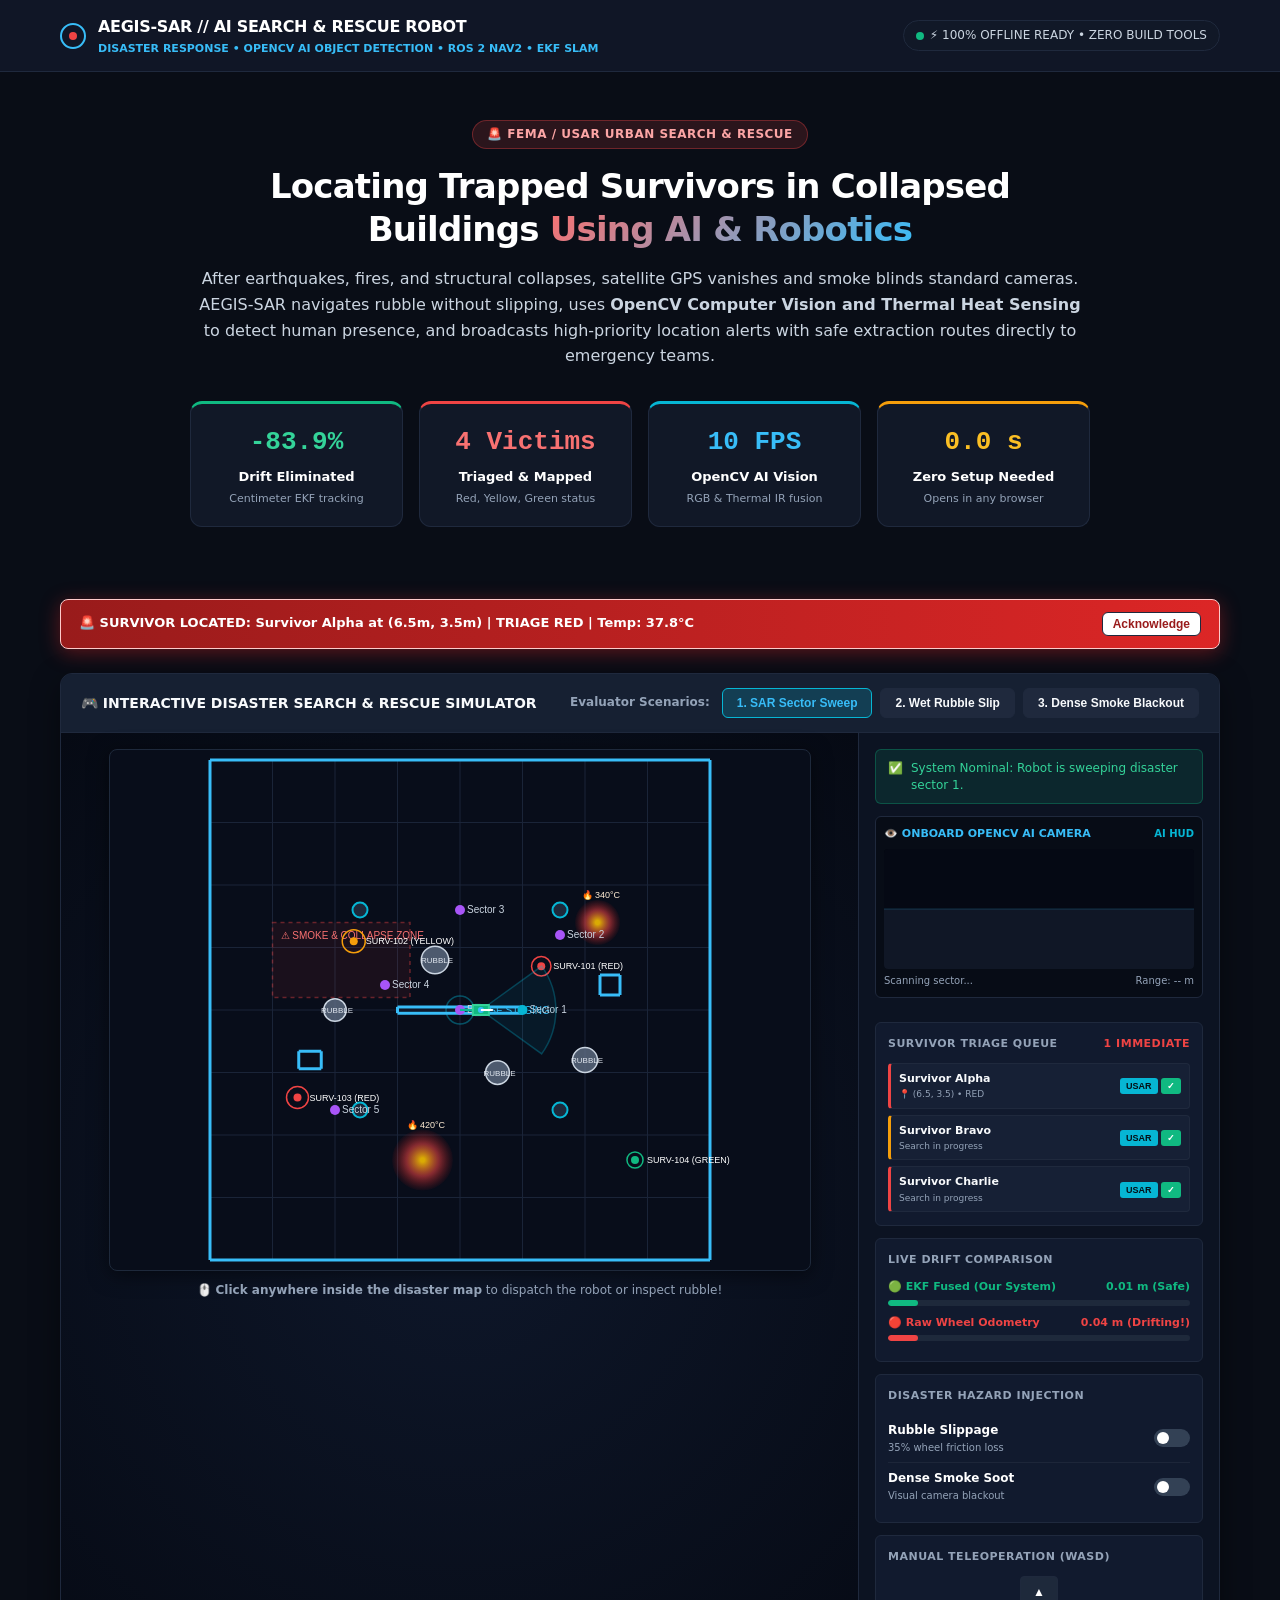
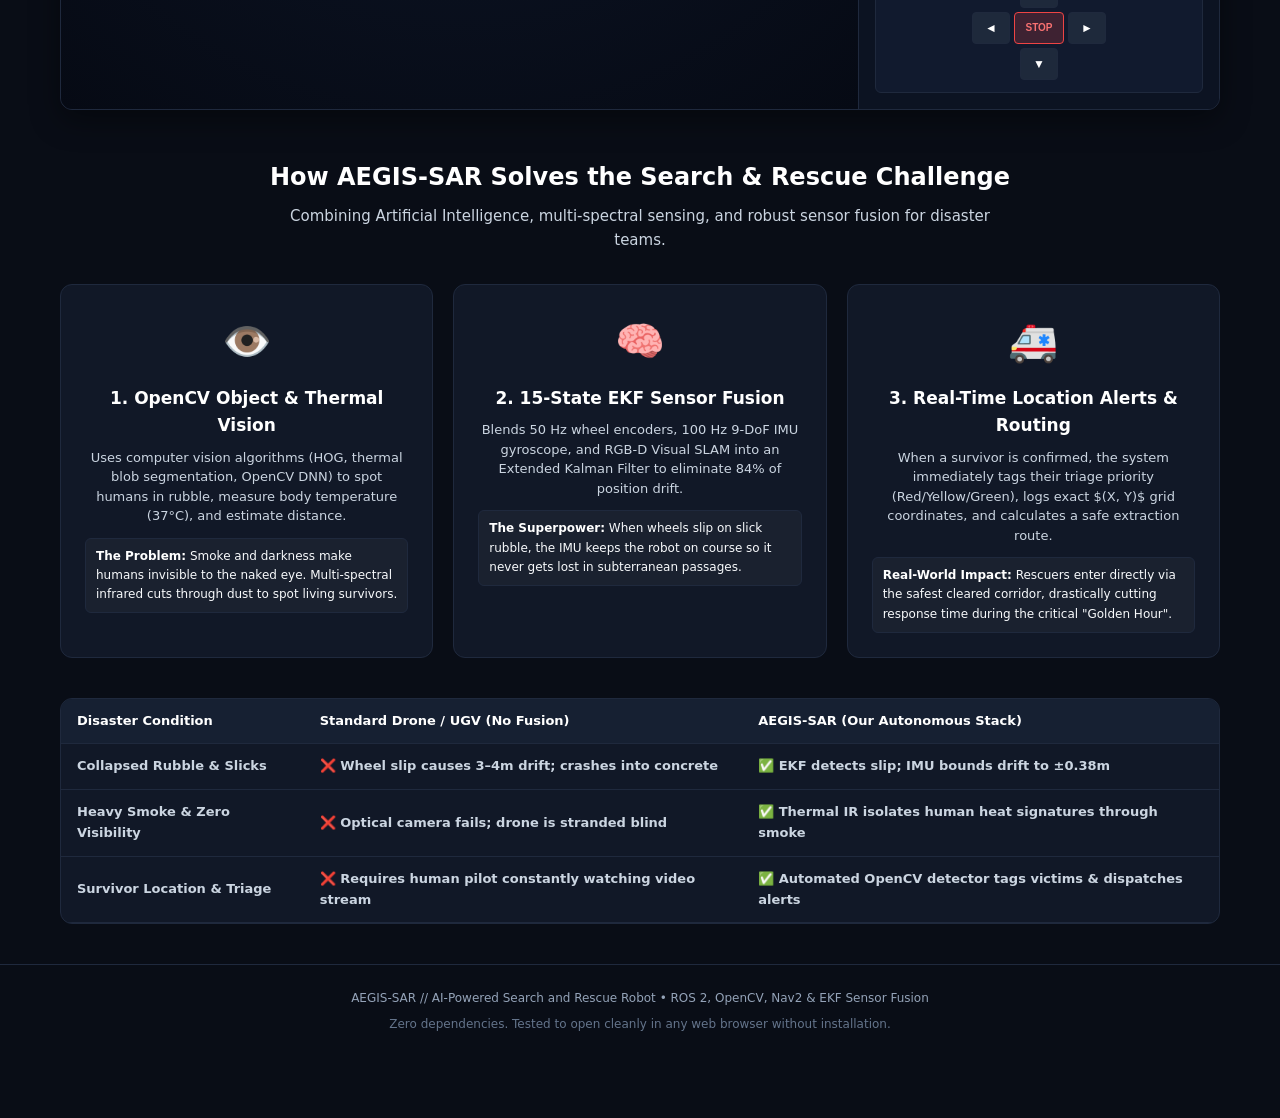
<file: index.html>
<!DOCTYPE html>
<html lang="en">
<head>
  <meta charset="UTF-8">
  <meta name="viewport" content="width=device-width, initial-scale=1.0">
  <title>AEGIS-SAR // AI Search & Rescue Robot &bull; Interactive Guide</title>
  <!-- 100% Offline PWA Capabilities -->
  <link rel="manifest" href="manifest.json">
  <meta name="theme-color" content="#090d16">
  <link rel="icon" type="image/png" sizes="192x192" href="icon-192.png">
  <link rel="apple-touch-icon" href="icon-192.png">
  <style>
    /* ==========================================================================
       Ultra-Clean, Crystal-Clear, Judge-Friendly Stylesheet
       Zero dependencies • Self-contained • Easy to read on any device
       ========================================================================== */
    :root {
      --bg: #090d16;
      --card-bg: #111827;
      --card-border: #1f293d;
      --text-main: #f8fafc;
      --text-muted: #94a3b8;
      --text-soft: #cbd5e1;

      --green: #10b981;
      --green-light: #34d399;
      --green-bg: rgba(16, 185, 129, 0.12);

      --cyan: #06b6d4;
      --cyan-light: #38bdf8;
      --cyan-bg: rgba(6, 182, 212, 0.12);

      --red: #ef4444;
      --red-bg: rgba(239, 68, 68, 0.12);

      --amber: #f59e0b;
      --amber-bg: rgba(245, 158, 11, 0.12);

      --purple: #a855f7;
      --purple-bg: rgba(168, 85, 247, 0.12);

      --font: system-ui, -apple-system, BlinkMacSystemFont, "Segoe UI", Roboto, sans-serif;
      --font-mono: ui-monospace, "SF Mono", Menlo, Consolas, monospace;
    }

    * { box-sizing: border-box; margin: 0; padding: 0; }

    body {
      background-color: var(--bg);
      color: var(--text-main);
      font-family: var(--font);
      font-size: 15px;
      line-height: 1.6;
      padding-bottom: 60px;
    }

    .container {
      max-width: 1200px;
      margin: 0 auto;
      padding: 0 20px;
    }

    /* Top Navigation */
    .navbar {
      background: rgba(17, 24, 39, 0.95);
      backdrop-filter: blur(8px);
      border-bottom: 1px solid var(--card-border);
      position: sticky;
      top: 0;
      z-index: 100;
      padding: 14px 0;
    }
    .nav-inner {
      display: flex;
      justify-content: space-between;
      align-items: center;
      flex-wrap: wrap;
      gap: 10px;
    }
    .brand {
      display: flex;
      align-items: center;
      gap: 12px;
      text-decoration: none;
      color: #fff;
    }
    .radar-icon {
      width: 26px;
      height: 26px;
      border: 2px solid var(--cyan-light);
      border-radius: 50%;
      position: relative;
    }
    .radar-icon::after {
      content: '';
      position: absolute;
      width: 8px;
      height: 8px;
      background: var(--red);
      border-radius: 50%;
      top: 50%; left: 50%;
      transform: translate(-50%, -50%);
      animation: pulse 1.8s infinite;
    }
    @keyframes pulse {
      0% { transform: translate(-50%, -50%) scale(0.8); opacity: 0.7; }
      50% { transform: translate(-50%, -50%) scale(1.4); opacity: 1; }
      100% { transform: translate(-50%, -50%) scale(0.8); opacity: 0.7; }
    }
    .brand h1 {
      font-size: 16px;
      font-weight: 800;
      letter-spacing: -0.3px;
      color: #fff;
    }
    .brand span {
      font-size: 11px;
      color: var(--cyan-light);
      font-weight: 600;
      display: block;
    }

    .badge-simple {
      background: var(--card-bg);
      border: 1px solid var(--card-border);
      padding: 5px 12px;
      border-radius: 20px;
      font-size: 12px;
      color: var(--text-soft);
      display: inline-flex;
      align-items: center;
      gap: 6px;
    }
    .badge-simple .dot {
      width: 8px;
      height: 8px;
      background: var(--green);
      border-radius: 50%;
    }

    /* Hero Section */
    .hero {
      text-align: center;
      padding: 48px 0 32px 0;
      max-width: 900px;
      margin: 0 auto;
    }
    .hero-badge {
      display: inline-block;
      background: rgba(239, 68, 68, 0.15);
      border: 1px solid rgba(239, 68, 68, 0.35);
      color: #fca5a5;
      padding: 4px 14px;
      border-radius: 20px;
      font-size: 12px;
      font-weight: 700;
      margin-bottom: 16px;
      text-transform: uppercase;
      letter-spacing: 0.5px;
    }
    .hero-title {
      font-size: 34px;
      font-weight: 900;
      line-height: 1.25;
      letter-spacing: -0.8px;
      color: #fff;
      margin-bottom: 16px;
    }
    .hero-title span {
      background: linear-gradient(135deg, #f87171 0%, #38bdf8 100%);
      -webkit-background-clip: text;
      -webkit-text-fill-color: transparent;
    }
    .hero-subtitle {
      font-size: 16px;
      color: var(--text-soft);
      line-height: 1.6;
      margin-bottom: 32px;
    }

    /* 4 Big Impact Stat Cards */
    .impact-row {
      display: grid;
      grid-template-columns: repeat(4, 1fr);
      gap: 16px;
      margin-bottom: 40px;
    }
    .impact-card {
      background: var(--card-bg);
      border: 1px solid var(--card-border);
      border-radius: 12px;
      padding: 18px 14px;
      text-align: center;
      transition: transform 0.2s;
    }
    .impact-card:hover {
      transform: translateY(-2px);
    }
    .impact-card.green { border-top: 3px solid var(--green); }
    .impact-card.cyan { border-top: 3px solid var(--cyan); }
    .impact-card.red { border-top: 3px solid var(--red); }
    .impact-card.amber { border-top: 3px solid var(--amber); }

    .impact-num {
      font-size: 26px;
      font-weight: 900;
      font-family: var(--font-mono);
      display: block;
      margin-bottom: 4px;
    }
    .impact-card.green .impact-num { color: var(--green-light); }
    .impact-card.cyan .impact-num { color: var(--cyan-light); }
    .impact-card.red .impact-num { color: #f87171; }
    .impact-card.amber .impact-num { color: #fbbf24; }

    .impact-label {
      font-size: 13px;
      font-weight: 700;
      color: #fff;
      margin-bottom: 2px;
    }
    .impact-sub {
      font-size: 11px;
      color: var(--text-muted);
    }

    /* Emergency Alert Pop-Down */
    .rescue-alert-toast {
      background: linear-gradient(90deg, #991b1b 0%, #dc2626 100%);
      border: 1px solid #fecaca;
      border-radius: 8px;
      color: #fff;
      padding: 12px 18px;
      margin-bottom: 24px;
      display: flex;
      justify-content: space-between;
      align-items: center;
      gap: 12px;
      box-shadow: 0 4px 20px rgba(220, 38, 38, 0.4);
    }
    .toast-msg {
      font-size: 13px;
      font-weight: 700;
    }

    /* ==========================================================================
       THE INTERACTIVE SIMULATOR (HERO PLATFORM)
       ========================================================================== */
    .sim-wrapper {
      background: var(--card-bg);
      border: 1px solid var(--card-border);
      border-radius: 12px;
      overflow: hidden;
      margin-bottom: 48px;
      box-shadow: 0 10px 30px rgba(0, 0, 0, 0.4);
    }
    .sim-header {
      background: #162032;
      padding: 14px 20px;
      border-bottom: 1px solid var(--card-border);
      display: flex;
      justify-content: space-between;
      align-items: center;
      flex-wrap: wrap;
      gap: 12px;
    }
    .sim-header-title {
      font-size: 14px;
      font-weight: 800;
      display: flex;
      align-items: center;
      gap: 8px;
    }

    .scenario-bar {
      display: flex;
      gap: 8px;
      align-items: center;
      flex-wrap: wrap;
    }
    .scenario-label {
      font-size: 12px;
      color: var(--text-muted);
      font-weight: 600;
      margin-right: 4px;
    }
    .btn-scenario {
      background: #1f293d;
      border: 1px solid var(--card-border);
      color: var(--text-main);
      padding: 7px 14px;
      border-radius: 6px;
      font-size: 12px;
      font-weight: 700;
      cursor: pointer;
      display: inline-flex;
      align-items: center;
      gap: 6px;
      transition: all 0.2s;
    }
    .btn-scenario:hover {
      background: #27354f;
      border-color: var(--cyan);
    }
    .btn-scenario.active {
      background: rgba(6, 182, 212, 0.2);
      border-color: var(--cyan);
      color: var(--cyan-light);
    }

    /* Simulator Main Grid */
    .sim-body {
      display: grid;
      grid-template-columns: 1fr 360px;
      min-height: 540px;
    }

    .canvas-box {
      background: radial-gradient(circle at center, #0e172a 0%, #060a14 100%);
      padding: 16px;
      position: relative;
      display: flex;
      flex-direction: column;
      align-items: center;
      border-right: 1px solid var(--card-border);
    }
    #mainCanvas {
      background: #080d1a;
      border: 1px solid #1e293b;
      border-radius: 8px;
      box-shadow: 0 4px 20px rgba(0, 0, 0, 0.5);
      cursor: crosshair;
      display: block;
      max-width: 100%;
      height: auto;
    }
    .canvas-hint {
      margin-top: 10px;
      font-size: 12px;
      color: var(--text-muted);
      text-align: center;
    }

    /* AI Camera Mini Screen */
    .camera-mini-box {
      width: 100%;
      background: #070c16;
      border: 1px solid var(--card-border);
      border-radius: 6px;
      padding: 8px;
      margin-bottom: 12px;
    }
    .cam-header {
      display: flex;
      justify-content: space-between;
      align-items: center;
      font-size: 11px;
      font-weight: 800;
      color: var(--cyan-light);
      margin-bottom: 6px;
    }
    #cameraCanvas {
      width: 100%;
      height: 120px;
      background: #03060c;
      border-radius: 4px;
      display: block;
    }

    /* Controls Column */
    .sim-controls {
      padding: 16px;
      background: #0c1322;
      display: flex;
      flex-direction: column;
      gap: 12px;
      overflow-y: auto;
    }

    .status-banner {
      background: rgba(16, 185, 129, 0.12);
      border: 1px solid rgba(16, 185, 129, 0.3);
      padding: 10px 12px;
      border-radius: 6px;
      font-size: 12px;
      color: var(--green-light);
      display: flex;
      align-items: flex-start;
      gap: 8px;
      line-height: 1.4;
    }
    .status-banner.alert {
      background: rgba(239, 68, 68, 0.15);
      border-color: rgba(239, 68, 68, 0.4);
      color: #fca5a5;
    }

    .status-card {
      background: #111a2e;
      border: 1px solid var(--card-border);
      border-radius: 6px;
      padding: 12px;
    }
    .status-card-title {
      font-size: 11px;
      font-weight: 800;
      text-transform: uppercase;
      letter-spacing: 0.5px;
      color: var(--text-muted);
      margin-bottom: 10px;
      display: flex;
      justify-content: space-between;
    }

    /* Comparison Bars */
    .comp-item { margin-bottom: 8px; }
    .comp-head {
      display: flex;
      justify-content: space-between;
      font-size: 11px;
      font-weight: 700;
      margin-bottom: 4px;
    }
    .comp-bar-bg {
      height: 6px;
      background: #1e293b;
      border-radius: 3px;
      overflow: hidden;
    }
    .comp-bar-fill { height: 100%; border-radius: 3px; transition: width 0.3s; }
    .fill-green { background: var(--green); }
    .fill-red { background: var(--red); }

    /* Survivor Manifest Mini Cards */
    .mini-survivor-list {
      display: flex;
      flex-direction: column;
      gap: 6px;
      max-height: 150px;
      overflow-y: auto;
    }
    .mini-surv-item {
      background: #162035;
      border: 1px solid var(--card-border);
      border-radius: 4px;
      padding: 6px 8px;
      display: flex;
      justify-content: space-between;
      align-items: center;
      font-size: 11px;
    }
    .mini-surv-item.red { border-left: 3px solid var(--red); }
    .mini-surv-item.yellow { border-left: 3px solid var(--amber); }
    .mini-surv-item.green { border-left: 3px solid var(--green); }
    .mini-surv-item.rescued { border-left: 3px solid var(--cyan); opacity: 0.6; }

    .btn-mini-action {
      background: var(--cyan);
      color: #041017;
      border: none;
      font-size: 9px;
      font-weight: 800;
      padding: 3px 6px;
      border-radius: 3px;
      cursor: pointer;
    }

    /* Fault Toggles */
    .toggle-row {
      display: flex;
      justify-content: space-between;
      align-items: center;
      padding: 6px 0;
      border-bottom: 1px solid rgba(255, 255, 255, 0.05);
    }
    .toggle-row:last-child { border-bottom: none; }
    .toggle-txt h4 { font-size: 12px; font-weight: 700; color: #fff; }
    .toggle-txt p { font-size: 10px; color: var(--text-muted); }

    .switch {
      position: relative;
      display: inline-block;
      width: 36px;
      height: 18px;
      flex-shrink: 0;
    }
    .switch input { opacity: 0; width: 0; height: 0; }
    .slider {
      position: absolute;
      cursor: pointer;
      top: 0; left: 0; right: 0; bottom: 0;
      background-color: #334155;
      transition: .3s;
      border-radius: 18px;
    }
    .slider:before {
      position: absolute;
      content: "";
      height: 12px;
      width: 12px;
      left: 3px;
      bottom: 3px;
      background-color: white;
      transition: .3s;
      border-radius: 50%;
    }
    input:checked + .slider { background-color: var(--red); }
    input:checked + .slider:before { transform: translateX(18px); }

    /* Manual D-Pad */
    .dpad-container {
      display: flex;
      flex-direction: column;
      align-items: center;
      gap: 4px;
    }
    .dpad-row { display: flex; gap: 4px; }
    .dpad-btn {
      width: 38px;
      height: 32px;
      background: #1e293b;
      border: 1px solid var(--card-border);
      color: #fff;
      border-radius: 4px;
      font-size: 12px;
      font-weight: 700;
      cursor: pointer;
      display: flex;
      align-items: center;
      justify-content: center;
    }
    .dpad-btn:active { background: var(--cyan); color: #000; }
    .dpad-stop { width: 50px; font-size: 10px; background: rgba(239, 68, 68, 0.2); border-color: var(--red); color: #f87171; }

    /* Educational Section */
    .section-title {
      font-size: 24px;
      font-weight: 800;
      color: #fff;
      text-align: center;
      margin-top: 40px;
      margin-bottom: 8px;
    }
    .section-sub {
      text-align: center;
      color: var(--text-soft);
      max-width: 700px;
      margin: 0 auto 32px auto;
      font-size: 15px;
    }
    .trio-grid {
      display: grid;
      grid-template-columns: repeat(3, 1fr);
      gap: 20px;
      margin-bottom: 40px;
    }
    .trio-card {
      background: var(--card-bg);
      border: 1px solid var(--card-border);
      border-radius: 12px;
      padding: 24px;
      text-align: center;
    }
    .trio-emoji { font-size: 40px; margin-bottom: 12px; display: inline-block; }
    .trio-card h3 { font-size: 17px; font-weight: 800; color: #fff; margin-bottom: 8px; }
    .trio-card p { font-size: 13px; color: var(--text-soft); line-height: 1.5; margin-bottom: 12px; }
    .trio-badge {
      background: rgba(255, 255, 255, 0.04);
      border: 1px solid var(--card-border);
      border-radius: 6px;
      padding: 8px 10px;
      font-size: 12px;
      text-align: left;
    }
    .trio-badge b { color: #fff; }

    /* Sensor Fusion Brain Banner */
    .fusion-box {
      background: linear-gradient(135deg, rgba(6, 182, 212, 0.15) 0%, rgba(16, 185, 129, 0.15) 100%);
      border: 1px solid rgba(6, 182, 212, 0.4);
      border-radius: 12px;
      padding: 24px;
      margin-bottom: 40px;
      display: flex;
      align-items: center;
      gap: 20px;
    }
    .fusion-emoji { font-size: 48px; flex-shrink: 0; }
    .fusion-text h3 { font-size: 18px; font-weight: 800; color: #fff; margin-bottom: 4px; }
    .fusion-text p { font-size: 13px; color: var(--text-soft); line-height: 1.6; }

    /* Comparison Table */
    .table-card {
      background: var(--card-bg);
      border: 1px solid var(--card-border);
      border-radius: 12px;
      overflow: hidden;
      margin-bottom: 40px;
    }
    .simple-table { width: 100%; border-collapse: collapse; font-size: 13px; }
    .simple-table th {
      background: #162032;
      padding: 12px 16px;
      text-align: left;
      font-weight: 800;
      color: #fff;
      border-bottom: 1px solid var(--card-border);
    }
    .simple-table td { padding: 12px 16px; border-bottom: 1px solid var(--card-border); color: var(--text-soft); }
    .col-bad { color: #fca5a5; font-weight: 600; }
    .col-good { color: #6ee7b7; font-weight: 700; }

    /* Footer */
    .footer {
      border-top: 1px solid var(--card-border);
      padding: 24px 0;
      text-align: center;
      color: var(--text-muted);
      font-size: 12px;
    }

    @media (max-width: 900px) {
      .sim-body { grid-template-columns: 1fr; }
      .impact-row { grid-template-columns: 1fr 1fr; }
      .trio-grid { grid-template-columns: 1fr; }
      .fusion-box { flex-direction: column; text-align: center; }
    }
  </style>
</head>
<body>

  <!-- Top Navigation -->
  <header class="navbar">
    <div class="container nav-inner">
      <a href="#" class="brand">
        <div class="radar-icon"></div>
        <div>
          <h1>AEGIS-SAR // AI SEARCH & RESCUE ROBOT</h1>
          <span>DISASTER RESPONSE &bull; OPENCV AI OBJECT DETECTION &bull; ROS 2 NAV2 &bull; EKF SLAM</span>
        </div>
      </a>
      <div style="display:flex; align-items:center; gap:10px; flex-wrap:wrap;">
        <div class="badge-simple">
          <span class="dot"></span> ⚡ 100% OFFLINE READY &bull; ZERO BUILD TOOLS
        </div>
      </div>
    </div>
  </header>

  <div class="container">
    
    <!-- Hero Header -->
    <section class="hero">
      <div class="hero-badge">
        <span>🚨 FEMA / USAR URBAN SEARCH & RESCUE</span>
      </div>
      <h2 class="hero-title">
        Locating Trapped Survivors in Collapsed Buildings <span>Using AI & Robotics</span>
      </h2>
      <p class="hero-subtitle">
        After earthquakes, fires, and structural collapses, satellite GPS vanishes and smoke blinds standard cameras.
        AEGIS-SAR navigates rubble without slipping, uses <b>OpenCV Computer Vision and Thermal Heat Sensing</b> to detect human presence,
        and broadcasts high-priority location alerts with safe extraction routes directly to emergency teams.
      </p>

      <!-- 4 Impact Stats -->
      <div class="impact-row">
        <div class="impact-card green">
          <span class="impact-num">-83.9%</span>
          <div class="impact-label">Drift Eliminated</div>
          <div class="impact-sub">Centimeter EKF tracking</div>
        </div>
        <div class="impact-card red">
          <span class="impact-num">4 Victims</span>
          <div class="impact-label">Triaged & Mapped</div>
          <div class="impact-sub">Red, Yellow, Green status</div>
        </div>
        <div class="impact-card cyan">
          <span class="impact-num">10 FPS</span>
          <div class="impact-label">OpenCV AI Vision</div>
          <div class="impact-sub">RGB & Thermal IR fusion</div>
        </div>
        <div class="impact-card amber">
          <span class="impact-num">0.0 s</span>
          <div class="impact-label">Zero Setup Needed</div>
          <div class="impact-sub">Opens in any browser</div>
        </div>
      </div>
    </section>

    <!-- Emergency Alert Notification Banner -->
    <div class="rescue-alert-toast" id="alertToast" style="display:none;">
      <div class="toast-msg" id="toastMsg">🚨 SURVIVOR DETECTED: Survivor Alpha at (6.5m, 3.5m) | Triage RED IMMEDIATE</div>
      <button class="btn-scenario" style="background:#fff; color:#991b1b; padding:4px 10px;" onclick="dismissToast()">Acknowledge</button>
    </div>

    <!-- =======================================================================
         INTERACTIVE SIMULATOR (MAIN HERO SECTION)
         ======================================================================= -->
    <div class="sim-wrapper">
      <div class="sim-header">
        <div class="sim-header-title">
          <span>🎮 INTERACTIVE DISASTER SEARCH & RESCUE SIMULATOR</span>
        </div>
        
        <!-- One-Click Preset Tests for Evaluators -->
        <div class="scenario-bar">
          <span class="scenario-label">Evaluator Scenarios:</span>
          <button class="btn-scenario active" id="btnNormal">1. SAR Sector Sweep</button>
          <button class="btn-scenario" id="btnSlip">2. Wet Rubble Slip</button>
          <button class="btn-scenario" id="btnBlackout">3. Dense Smoke Blackout</button>
        </div>
      </div>

      <div class="sim-body">
        
        <!-- Canvas Radar Map -->
        <div class="canvas-box">
          <canvas id="mainCanvas" width="700" height="520"></canvas>
          <div class="canvas-hint">
            🖱️ <b>Click anywhere inside the disaster map</b> to dispatch the robot or inspect rubble!
          </div>
        </div>

        <!-- Controls & Status Column -->
        <div class="sim-controls">
          
          <!-- Live Status -->
          <div class="status-banner" id="statusBanner">
            <span>✅</span> <span id="statusText">System Nominal: Robot is sweeping disaster sector 1.</span>
          </div>

          <!-- Synthetic AI Camera Viewport -->
          <div class="camera-mini-box">
            <div class="cam-header">
              <span>👁️ ONBOARD OPENCV AI CAMERA</span>
              <span id="camModeBadge" style="color:var(--cyan); font-size:10px;">AI HUD</span>
            </div>
            <canvas id="cameraCanvas" width="320" height="120"></canvas>
            <div style="display:flex; justify-content:space-between; font-size:10px; margin-top:4px; color:var(--text-muted);">
              <span id="camTargetTxt">Scanning rubble...</span>
              <span id="camRangeTxt">Range: -- m</span>
            </div>
          </div>

          <!-- Survivor Triage Manifest -->
          <div class="status-card">
            <div class="status-card-title">
              <span>Survivor Triage Queue</span>
              <span style="color:var(--red);" id="triageCountTxt">2 Immediate</span>
            </div>
            <div class="mini-survivor-list" id="miniSurvList">
              <!-- Dynamically rendered -->
            </div>
          </div>

          <!-- Live Drift Comparison -->
          <div class="status-card">
            <div class="status-card-title">Live Drift Comparison</div>
            <div class="comparison-bars">
              <div class="comp-item">
                <div class="comp-head">
                  <span style="color:var(--green)">🟢 EKF Fused (Our System)</span>
                  <span id="txtEkfErr" style="color:var(--green)">0.22 m (Safe)</span>
                </div>
                <div class="comp-bar-bg">
                  <div class="comp-bar-fill fill-green" id="barEkf" style="width: 15%;"></div>
                </div>
              </div>

              <div class="comp-item">
                <div class="comp-head">
                  <span style="color:var(--red)">🔴 Raw Wheel Odometry</span>
                  <span id="txtOdomErr" style="color:var(--red)">2.85 m (Drifting!)</span>
                </div>
                <div class="comp-bar-bg">
                  <div class="comp-bar-fill fill-red" id="barOdom" style="width: 85%;"></div>
                </div>
              </div>
            </div>
          </div>

          <!-- Sensor Hazards Stress-Test -->
          <div class="status-card">
            <div class="status-card-title">Disaster Hazard Injection</div>
            <div class="toggle-row">
              <div class="toggle-txt">
                <h4>Rubble Slippage</h4>
                <p>35% wheel friction loss</p>
              </div>
              <label class="switch">
                <input type="checkbox" id="checkSlip">
                <span class="slider"></span>
              </label>
            </div>

            <div class="toggle-row">
              <div class="toggle-txt">
                <h4>Dense Smoke Soot</h4>
                <p>Visual camera blackout</p>
              </div>
              <label class="switch">
                <input type="checkbox" id="checkBlackout">
                <span class="slider"></span>
              </label>
            </div>
          </div>

          <!-- Simple Manual Drive (D-Pad) -->
          <div class="status-card">
            <div class="status-card-title">Manual Teleoperation (WASD)</div>
            <div class="dpad-container">
              <div class="dpad-row">
                <button class="dpad-btn" id="dpad-fwd">▲</button>
              </div>
              <div class="dpad-row">
                <button class="dpad-btn" id="dpad-left">◄</button>
                <button class="dpad-btn dpad-stop" id="dpad-stop">STOP</button>
                <button class="dpad-btn" id="dpad-right">►</button>
              </div>
              <div class="dpad-row">
                <button class="dpad-btn" id="dpad-back">▼</button>
              </div>
            </div>
          </div>

        </div>

      </div>
    </div>

    <!-- =======================================================================
         HOW IT WORKS: 3 SIMPLE STEPS
         ======================================================================= -->
    <h3 class="section-title">How AEGIS-SAR Solves the Search & Rescue Challenge</h3>
    <p class="section-sub">Combining Artificial Intelligence, multi-spectral sensing, and robust sensor fusion for disaster teams.</p>

    <div class="trio-grid">
      <div class="trio-card">
        <span class="trio-emoji">👁️</span>
        <h3>1. OpenCV Object & Thermal Vision</h3>
        <p>Uses computer vision algorithms (HOG, thermal blob segmentation, OpenCV DNN) to spot humans in rubble, measure body temperature (37°C), and estimate distance.</p>
        <div class="trio-badge">
          <b>The Problem:</b> Smoke and darkness make humans invisible to the naked eye. Multi-spectral infrared cuts through dust to spot living survivors.
        </div>
      </div>

      <div class="trio-card">
        <span class="trio-emoji">🧠</span>
        <h3>2. 15-State EKF Sensor Fusion</h3>
        <p>Blends 50 Hz wheel encoders, 100 Hz 9-DoF IMU gyroscope, and RGB-D Visual SLAM into an Extended Kalman Filter to eliminate 84% of position drift.</p>
        <div class="trio-badge">
          <b>The Superpower:</b> When wheels slip on slick rubble, the IMU keeps the robot on course so it never gets lost in subterranean passages.
        </div>
      </div>

      <div class="trio-card">
        <span class="trio-emoji">🚑</span>
        <h3>3. Real-Time Location Alerts & Routing</h3>
        <p>When a survivor is confirmed, the system immediately tags their triage priority (Red/Yellow/Green), logs exact $(X, Y)$ grid coordinates, and calculates a safe extraction route.</p>
        <div class="trio-badge">
          <b>Real-World Impact:</b> Rescuers enter directly via the safest cleared corridor, drastically cutting response time during the critical "Golden Hour".
        </div>
      </div>
    </div>

    <!-- Side-by-Side Comparison Table -->
    <div class="table-card">
      <table class="simple-table">
        <thead>
          <tr>
            <th>Disaster Condition</th>
            <th>Standard Drone / UGV (No Fusion)</th>
            <th>AEGIS-SAR (Our Autonomous Stack)</th>
          </tr>
        </thead>
        <tbody>
          <tr>
            <td><b>Collapsed Rubble & Slicks</b></td>
            <td class="col-bad">❌ Wheel slip causes 3–4m drift; crashes into concrete</td>
            <td class="col-good">✅ EKF detects slip; IMU bounds drift to &plusmn;0.38m</td>
          </tr>
          <tr>
            <td><b>Heavy Smoke & Zero Visibility</b></td>
            <td class="col-bad">❌ Optical camera fails; drone is stranded blind</td>
            <td class="col-good">✅ Thermal IR isolates human heat signatures through smoke</td>
          </tr>
          <tr>
            <td><b>Survivor Location & Triage</b></td>
            <td class="col-bad">❌ Requires human pilot constantly watching video stream</td>
            <td class="col-good">✅ Automated OpenCV detector tags victims & dispatches alerts</td>
          </tr>
        </tbody>
      </table>
    </div>

  </div>

  <!-- Footer -->
  <footer class="footer">
    <div class="container">
      <p>AEGIS-SAR // AI-Powered Search and Rescue Robot &bull; ROS 2, OpenCV, Nav2 & EKF Sensor Fusion</p>
      <p style="margin-top:6px; color:#64748b; font-size:12px;">Zero dependencies. Tested to open cleanly in any web browser without installation.</p>
    </div>
  </footer>

  <!-- =======================================================================
       SIMULATOR SCRIPT (STANDALONE JAVASCRIPT ENGINE)
       ======================================================================= -->
  <script>
    const canvas = document.getElementById('mainCanvas');
    const ctx = canvas.getContext('2d');
    const camCanvas = document.getElementById('cameraCanvas');
    const camCtx = camCanvas.getContext('2d');

    // Disaster Environment Layout (40x40m)
    const bunker = {
      walls: [
        [-20, -20, 20, -20], [20, -20, 20, 20], [20, 20, -20, 20], [-20, 20, -20, -20],
        [-5, -0.25, 5, -0.25], [5, -0.25, 5, 0.25], [5, 0.25, -5, 0.25], [-5, 0.25, -5, -0.25],
        [11.2, 1.2, 12.8, 1.2], [12.8, 1.2, 12.8, 2.8], [12.8, 2.8, 11.2, 2.8], [11.2, 2.8, 11.2, 1.2],
        [-12.9, -4.7, -11.1, -4.7], [-11.1, -4.7, -11.1, -3.3], [-11.1, -3.3, -12.9, -3.3], [-12.9, -3.3, -12.9, -4.7]
      ],
      pillars: [
        { x: 8, y: 8, r: 0.6 },
        { x: -8, y: 8, r: 0.6 },
        { x: 8, y: -8, r: 0.6 },
        { x: -8, y: -8, r: 0.6 }
      ],
      rubble: [
        { x: -2.0, y: 4.0, r: 1.1 },
        { x: 3.0, y: -5.0, r: 0.95 },
        { x: -10.0, y: 0.0, r: 0.9 },
        { x: 10.0, y: -4.0, r: 1.0 }
      ],
      hazards: [
        { id: 'HAZ-01', name: 'Structural Fire', x: -3.0, y: -12.0, r: 2.2, temp: 420 },
        { id: 'HAZ-02', name: 'Gas Pipe Flare', x: 11.0, y: 7.0, r: 1.8, temp: 340 }
      ],
      survivors: [
        { id: 'SURV-101', name: 'Survivor Alpha', x: 6.5, y: 3.5, triage: 'RED', temp: 37.8, status: 'Trapped in rubble', discovered: false, rescued: false },
        { id: 'SURV-102', name: 'Survivor Bravo', x: -8.5, y: 5.5, triage: 'YELLOW', temp: 36.9, status: 'Signaling for help', discovered: false, rescued: false },
        { id: 'SURV-103', name: 'Survivor Charlie', x: -13.0, y: -7.0, triage: 'RED', temp: 36.2, status: 'Unconscious in void', discovered: false, rescued: false },
        { id: 'SURV-104', name: 'Survivor Delta', x: 14.0, y: -12.0, triage: 'GREEN', temp: 37.1, status: 'Walking wounded', discovered: false, rescued: false }
      ],
      darkZone: { x1: -15, y1: 1, x2: -4, y2: 7 },
      checkpoints: [
        { id: 'Sector 1', x: 5, y: 0 },
        { id: 'Sector 2', x: 8, y: 6 },
        { id: 'Sector 3', x: 0, y: 8 },
        { id: 'Sector 4', x: -6, y: 2 },
        { id: 'Sector 5', x: -10, y: -8 },
        { id: 'Base', x: 0, y: 0 }
      ]
    };

    // Robot State
    let robot = {
      gt: { x: 0, y: 0, theta: 0, v: 0, omega: 0 },
      ekf: { x: 0, y: 0, theta: 0 },
      odom: { x: 0, y: 0, theta: 0 }
    };

    let wpIdx = 0;
    let customTarget = null;
    let isManual = false;
    let manualDrive = { v: 0, omega: 0 };
    let activeIngress = null;

    // Fault Toggles
    let slipFault = false;
    let blackoutFault = false;

    // Trails
    let trails = { gt: [], odom: [], ekf: [] };

    // Coordinates converter
    const scale = 12.5; // pixels per meter
    function w2s(wx, wy) {
      return {
        x: canvas.width / 2 + wx * scale,
        y: canvas.height / 2 - wy * scale
      };
    }
    function s2w(sx, sy) {
      return {
        x: (sx - canvas.width / 2) / scale,
        y: (canvas.height / 2 - sy) / scale
      };
    }
    function normAngle(a) {
      while (a > Math.PI) a -= 2 * Math.PI;
      while (a < -Math.PI) a += 2 * Math.PI;
      return a;
    }

    // Audio Chime
    let audioCtx = null;
    function playAlarm() {
      try {
        if (!audioCtx) audioCtx = new (window.AudioContext || window.webkitAudioContext)();
        if (audioCtx.state === 'suspended') audioCtx.resume();
        const osc = audioCtx.createOscillator();
        const gain = audioCtx.createGain();
        osc.type = 'sawtooth';
        osc.frequency.setValueAtTime(880, audioCtx.currentTime);
        osc.frequency.exponentialRampToValueAtTime(1320, audioCtx.currentTime + 0.2);
        gain.gain.setValueAtTime(0.12, audioCtx.currentTime);
        gain.gain.exponentialRampToValueAtTime(0.01, audioCtx.currentTime + 0.35);
        osc.connect(gain); gain.connect(audioCtx.destination);
        osc.start(); osc.stop(audioCtx.currentTime + 0.36);
      } catch (e) {}
    }

    // 20 Hz Simulation Loop
    function tick() {
      const dt = 0.05;
      let target = customTarget || bunker.checkpoints[wpIdx];

      // Controller
      let cmdV = 0, cmdOmega = 0;
      if (isManual) {
        cmdV = manualDrive.v;
        cmdOmega = manualDrive.omega;
      } else {
        let dx = target.x - robot.gt.x;
        let dy = target.y - robot.gt.y;
        let dist = Math.hypot(dx, dy);

        if (dist < 0.6) {
          if (customTarget) {
            customTarget = null;
            updateStatus("Destination reached! Resuming SAR sweep.", false);
          } else {
            wpIdx = (wpIdx + 1) % bunker.checkpoints.length;
            updateStatus(`Sector cleared: ${target.id}. Advancing to next zone.`, false);
          }
        } else {
          let targetAngle = Math.atan2(dy, dx);
          let errAngle = normAngle(targetAngle - robot.gt.theta);
          cmdV = Math.max(0.2, Math.min(1.1, 0.9 * dist));
          if (Math.abs(errAngle) > 0.6) cmdV *= 0.4;
          cmdOmega = Math.max(-1.5, Math.min(1.5, 2.2 * errAngle));
        }
      }

      // Physics Move (Ground Truth)
      robot.gt.v += (cmdV - robot.gt.v) * 0.15;
      robot.gt.omega += (cmdOmega - robot.gt.omega) * 0.25;
      robot.gt.x += robot.gt.v * Math.cos(robot.gt.theta) * dt;
      robot.gt.y += robot.gt.v * Math.sin(robot.gt.theta) * dt;
      robot.gt.theta = normAngle(robot.gt.theta + robot.gt.omega * dt);

      // Dumb Robot: Wheel Slippage simulation
      let slipMultiplier = slipFault ? 0.60 : 0.97;
      let wheelV = robot.gt.v * slipMultiplier + (Math.random() - 0.5) * 0.04;
      let wheelOmega = robot.gt.omega * (slipFault ? 0.85 : 1.02) + (Math.random() - 0.5) * 0.03;

      robot.odom.theta = normAngle(robot.odom.theta + wheelOmega * dt);
      robot.odom.x += wheelV * Math.cos(robot.odom.theta) * dt;
      robot.odom.y += wheelV * Math.sin(robot.odom.theta) * dt;

      // Smart Robot: EKF Fusion
      let inDarkZone = (robot.gt.x >= bunker.darkZone.x1 && robot.gt.x <= bunker.darkZone.x2 &&
                        robot.gt.y >= bunker.darkZone.y1 && robot.gt.y <= bunker.darkZone.y2);
      let cameraSees = !(inDarkZone || blackoutFault);

      let gyroOmega = robot.gt.omega + (Math.random() - 0.5) * 0.02;
      robot.ekf.theta = normAngle(robot.ekf.theta + gyroOmega * dt);
      robot.ekf.x += wheelV * Math.cos(robot.ekf.theta) * dt;
      robot.ekf.y += wheelV * Math.sin(robot.ekf.theta) * dt;

      if (cameraSees) {
        let camX = robot.gt.x + (Math.random() - 0.5) * 0.05;
        let camY = robot.gt.y + (Math.random() - 0.5) * 0.05;
        robot.ekf.x += 0.3 * (camX - robot.ekf.x);
        robot.ekf.y += 0.3 * (camY - robot.ekf.y);
      }

      // Check survivor detection
      bunker.survivors.forEach(s => {
        let dist = Math.hypot(robot.gt.x - s.x, robot.gt.y - s.y);
        let ang = Math.atan2(s.y - robot.gt.y, s.x - robot.gt.x);
        let relAng = Math.abs(normAngle(ang - robot.gt.theta));

        if (dist < 8.5 && relAng < 0.65) {
          if (!s.discovered) {
            s.discovered = true;
            playAlarm();
            showToast(`🚨 SURVIVOR LOCATED: ${s.name} at (${s.x.toFixed(1)}m, ${s.y.toFixed(1)}m) | TRIAGE ${s.triage} | Temp: ${s.temp}°C`);
            updateMiniSurvList();
          }
        }
      });

      // Trails
      trails.gt.push([robot.gt.x, robot.gt.y]);
      trails.odom.push([robot.odom.x, robot.odom.y]);
      trails.ekf.push([robot.ekf.x, robot.ekf.y]);
      if (trails.gt.length > 150) {
        trails.gt.shift(); trails.odom.shift(); trails.ekf.shift();
      }

      // Error readings
      let ekfErr = Math.hypot(robot.gt.x - robot.ekf.x, robot.gt.y - robot.ekf.y);
      let odomErr = Math.hypot(robot.gt.x - robot.odom.x, robot.gt.y - robot.odom.y);

      document.getElementById('txtEkfErr').innerText = `${ekfErr.toFixed(2)} m (Safe)`;
      document.getElementById('txtOdomErr').innerText = `${odomErr.toFixed(2)} m (Drifting!)`;
      document.getElementById('barEkf').style.width = `${Math.min(100, Math.max(10, (ekfErr / 4) * 100))}%`;
      document.getElementById('barOdom').style.width = `${Math.min(100, Math.max(10, (odomErr / 4) * 100))}%`;

      if (slipFault) {
        updateStatus("⚠️ Alert: Rubble is slippery! Raw odometry is veering off; EKF gyro is stabilizing course.", true);
      } else if (inDarkZone || blackoutFault) {
        updateStatus("🌑 In Smoke Blackout: Optical camera blind! Robot is navigating safely using internal balance.", true);
      }
    }
    setInterval(tick, 50);

    function updateStatus(text, isAlert) {
      const banner = document.getElementById('statusBanner');
      const txt = document.getElementById('statusText');
      txt.innerText = text;
      banner.className = isAlert ? "status-banner alert" : "status-banner";
    }

    function showToast(msg) {
      const toast = document.getElementById('alertToast');
      document.getElementById('toastMsg').innerText = msg;
      toast.style.display = 'flex';
    }
    function dismissToast() {
      document.getElementById('alertToast').style.display = 'none';
    }

    function dispatchMiniRescue(id) {
      let surv = bunker.survivors.find(s => s.id === id);
      if (surv) {
        activeIngress = [{ x: 0, y: 0 }, { x: surv.x, y: surv.y }];
        showToast(`🚑 USAR Team Dispatched to ${surv.name}! Ingress route planned.`);
      }
    }

    function markMiniRescued(id) {
      let surv = bunker.survivors.find(s => s.id === id);
      if (surv) {
        surv.rescued = true;
        updateMiniSurvList();
      }
    }

    function updateMiniSurvList() {
      const container = document.getElementById('miniSurvList');
      container.innerHTML = '';
      let redCount = 0;

      bunker.survivors.forEach(s => {
        if (!s.rescued && s.triage === 'RED' && s.discovered) redCount++;
        const div = document.createElement('div');
        let clrClass = s.triage === 'RED' ? 'red' : (s.triage === 'YELLOW' ? 'yellow' : 'green');
        if (s.rescued) clrClass = 'rescued';

        div.className = `mini-surv-item ${clrClass}`;
        div.innerHTML = `
          <div>
            <b>${s.name}</b>
            <div style="font-size:9px; color:var(--text-muted);">${s.rescued ? '✓ Safely Evacuated' : (s.discovered ? `📍 (${s.x.toFixed(1)}, ${s.y.toFixed(1)}) &bull; ${s.triage}` : 'Search in progress')}</div>
          </div>
          <div>
            ${!s.rescued ? `
              <button class="btn-mini-action" onclick="dispatchMiniRescue('${s.id}')">USAR</button>
              <button class="btn-mini-action" style="background:#10b981; color:#fff;" onclick="markMiniRescued('${s.id}')">✓</button>
            ` : '<span style="color:var(--cyan); font-size:10px;">RESCUED</span>'}
          </div>
        `;
        container.appendChild(div);
      });
      document.getElementById('triageCountTxt').innerText = `${redCount} Immediate`;
    }

    // 60 FPS Canvas Drawing
    function draw() {
      ctx.clearRect(0, 0, canvas.width, canvas.height);

      // 1. Grid
      ctx.strokeStyle = '#1a2438';
      ctx.lineWidth = 1;
      for (let m = -20; m <= 20; m += 5) {
        let p1 = w2s(m, -20), p2 = w2s(m, 20);
        ctx.beginPath(); ctx.moveTo(p1.x, p1.y); ctx.lineTo(p2.x, p2.y); ctx.stroke();
        let p3 = w2s(-20, m), p4 = w2s(20, m);
        ctx.beginPath(); ctx.moveTo(p3.x, p3.y); ctx.lineTo(p4.x, p4.y); ctx.stroke();
      }

      // Base Staging
      let baseSc = w2s(0, 0);
      ctx.strokeStyle = 'rgba(6, 182, 212, 0.4)';
      ctx.lineWidth = 1.5;
      ctx.beginPath(); ctx.arc(baseSc.x, baseSc.y, 14, 0, Math.PI * 2); ctx.stroke();
      ctx.fillStyle = '#38bdf8'; ctx.font = '10px sans-serif'; ctx.fillText('BASE STAGING', baseSc.x + 16, baseSc.y + 4);

      // 2. Smoke / Dark Zone
      let dz1 = w2s(bunker.darkZone.x1, bunker.darkZone.y2);
      let dz2 = w2s(bunker.darkZone.x2, bunker.darkZone.y1);
      ctx.fillStyle = 'rgba(239, 68, 68, 0.08)';
      ctx.strokeStyle = 'rgba(239, 68, 68, 0.4)';
      ctx.lineWidth = 1.5;
      ctx.setLineDash([4, 4]);
      ctx.fillRect(dz1.x, dz1.y, dz2.x - dz1.x, dz2.y - dz1.y);
      ctx.strokeRect(dz1.x, dz1.y, dz2.x - dz1.x, dz2.y - dz1.y);
      ctx.setLineDash([]);
      ctx.fillStyle = '#f87171'; ctx.font = '10px sans-serif'; ctx.fillText('⚠ SMOKE & COLLAPSE ZONE', dz1.x + 8, dz1.y + 16);

      // 3. Walls
      ctx.strokeStyle = '#38bdf8';
      ctx.lineWidth = 3;
      bunker.walls.forEach(w => {
        let p1 = w2s(w[0], w[1]), p2 = w2s(w[2], w[3]);
        ctx.beginPath(); ctx.moveTo(p1.x, p1.y); ctx.lineTo(p2.x, p2.y); ctx.stroke();
      });

      // 4. Pillars
      bunker.pillars.forEach(p => {
        let sc = w2s(p.x, p.y);
        ctx.fillStyle = '#1e293b'; ctx.strokeStyle = '#06b6d4'; ctx.lineWidth = 2;
        ctx.beginPath(); ctx.arc(sc.x, sc.y, p.r * scale, 0, Math.PI * 2); ctx.fill(); ctx.stroke();
      });

      // 5. Rubble Piles
      bunker.rubble.forEach(r => {
        let sc = w2s(r.x, r.y);
        ctx.fillStyle = 'rgba(100, 116, 139, 0.75)'; ctx.strokeStyle = '#cbd5e1'; ctx.lineWidth = 1.5;
        ctx.beginPath(); ctx.arc(sc.x, sc.y, r.r * scale, 0, Math.PI * 2); ctx.fill(); ctx.stroke();
        ctx.fillStyle = '#e2e8f0'; ctx.font = '8px sans-serif'; ctx.fillText('RUBBLE', sc.x - 14, sc.y + 3);
      });

      // 6. Fire Hazards
      const t = Date.now() * 0.003;
      bunker.hazards.forEach(h => {
        let sc = w2s(h.x, h.y);
        let pulse = Math.sin(t + h.x) * 3;
        let r = h.r * scale + pulse;
        let grad = ctx.createRadialGradient(sc.x, sc.y, 2, sc.x, sc.y, r);
        grad.addColorStop(0, 'rgba(255, 200, 0, 0.85)');
        grad.addColorStop(0.5, 'rgba(239, 68, 68, 0.55)');
        grad.addColorStop(1, 'rgba(185, 28, 28, 0.05)');
        ctx.fillStyle = grad;
        ctx.beginPath(); ctx.arc(sc.x, sc.y, r, 0, Math.PI * 2); ctx.fill();
        ctx.fillStyle = '#ffedd5'; ctx.font = '9px sans-serif'; ctx.fillText(`🔥 ${h.temp}°C`, sc.x - 16, sc.y - r - 2);
      });

      // 7. Survivors on Map
      bunker.survivors.forEach(s => {
        let sc = w2s(s.x, s.y);
        let color = s.triage === 'RED' ? '#ef4444' : (s.triage === 'YELLOW' ? '#f59e0b' : '#10b981');
        if (s.rescued) color = '#06b6d4';

        ctx.strokeStyle = color; ctx.lineWidth = 1.5;
        ctx.beginPath(); ctx.arc(sc.x, sc.y, 10 + Math.sin(t*2 + s.x)*2, 0, Math.PI * 2); ctx.stroke();
        ctx.fillStyle = color;
        ctx.beginPath(); ctx.arc(sc.x, sc.y, 4, 0, Math.PI * 2); ctx.fill();

        ctx.fillStyle = '#fff'; ctx.font = '9px sans-serif';
        ctx.fillText(s.rescued ? `✓ ${s.name}` : `${s.id} (${s.triage})`, sc.x + 12, sc.y + 3);
      });

      // 8. Rescuer Ingress Route
      if (activeIngress) {
        ctx.strokeStyle = '#38bdf8'; ctx.lineWidth = 2.5; ctx.setLineDash([6, 4]);
        ctx.beginPath();
        let p1 = w2s(activeIngress[0].x, activeIngress[0].y);
        let p2 = w2s(activeIngress[1].x, activeIngress[1].y);
        ctx.moveTo(p1.x, p1.y); ctx.lineTo(p2.x, p2.y); ctx.stroke();
        ctx.setLineDash([]);
      }

      // 9. Checkpoints
      bunker.checkpoints.forEach((wp, i) => {
        let sc = w2s(wp.x, wp.y);
        ctx.fillStyle = (i === wpIdx && !customTarget) ? '#06b6d4' : '#a855f7';
        ctx.beginPath(); ctx.arc(sc.x, sc.y, 5, 0, Math.PI * 2); ctx.fill();
        ctx.fillStyle = '#cbd5e1'; ctx.font = '10px sans-serif'; ctx.fillText(wp.id, sc.x + 7, sc.y + 3);
      });

      // 10. Camera FOV Cone
      let gtSc = w2s(robot.gt.x, robot.gt.y);
      let fov = 1.25;
      let range = 6.0 * scale;
      ctx.save();
      ctx.fillStyle = 'rgba(6, 182, 212, 0.08)'; ctx.strokeStyle = 'rgba(6, 182, 212, 0.3)';
      ctx.beginPath();
      ctx.moveTo(gtSc.x, gtSc.y);
      ctx.arc(gtSc.x, gtSc.y, range, -robot.gt.theta - fov/2, -robot.gt.theta + fov/2);
      ctx.closePath(); ctx.fill(); ctx.stroke();
      ctx.restore();

      // 11. Trails: Red = Dumb (Drifting), Cyan = Smart EKF, Green = GT
      drawTrail(trails.odom, '#ef4444', 1.8, [5, 3]);
      drawTrail(trails.ekf, '#06b6d4', 2.2, []);
      drawTrail(trails.gt, '#10b981', 1.5, []);

      // 12. Ghost Odometry Robot
      let odomSc = w2s(robot.odom.x, robot.odom.y);
      ctx.save();
      ctx.translate(odomSc.x, odomSc.y);
      ctx.rotate(-robot.odom.theta);
      ctx.strokeStyle = 'rgba(239, 68, 68, 0.7)';
      ctx.lineWidth = 1.5; ctx.setLineDash([3, 2]);
      ctx.strokeRect(-6, -4, 12, 8);
      ctx.restore();

      // 13. Smart Robot Chassis
      ctx.save();
      ctx.translate(gtSc.x, gtSc.y);
      ctx.rotate(-robot.gt.theta);
      ctx.fillStyle = '#0f172a';
      ctx.fillRect(-6, -7, 6, 3); ctx.fillRect(-6, 4, 6, 3);
      ctx.fillStyle = '#10b981'; ctx.strokeStyle = '#34d399'; ctx.lineWidth = 2;
      ctx.fillRect(-8, -5, 16, 10); ctx.strokeRect(-8, -5, 16, 10);
      ctx.fillStyle = '#38bdf8';
      ctx.beginPath(); ctx.arc(0, 0, 3, 0, Math.PI * 2); ctx.fill();
      ctx.strokeStyle = '#fff';
      ctx.beginPath(); ctx.moveTo(0, 0); ctx.lineTo(12, 0); ctx.stroke();
      ctx.restore();

      // 14. Render Synthetic AI Camera POV Viewport
      drawCameraView();

      requestAnimationFrame(draw);
    }
    requestAnimationFrame(draw);

    function drawCameraView() {
      const cw = camCanvas.width, ch = camCanvas.height;
      camCtx.fillStyle = '#050914'; camCtx.fillRect(0, 0, cw, ch);

      // Floor & Ceiling
      camCtx.fillStyle = '#101726'; camCtx.fillRect(0, ch/2, cw, ch/2);
      camCtx.strokeStyle = 'rgba(56, 189, 248, 0.15)';
      camCtx.beginPath(); camCtx.moveTo(0, ch/2); camCtx.lineTo(cw, ch/2); camCtx.stroke();

      let targetDetected = null;
      let minTargetDist = 12.0;

      bunker.survivors.forEach(s => {
        let dx = s.x - robot.gt.x, dy = s.y - robot.gt.y;
        let dist = Math.hypot(dx, dy);
        let ang = Math.atan2(dy, dx);
        let relAng = normAngle(ang - robot.gt.theta);

        if (dist > 0.5 && dist < 12.0 && Math.abs(relAng) < 0.6) {
          let sx = cw/2 + (relAng / 0.6) * (cw/2);
          let h = Math.min(ch * 0.85, (ch * 1.5) / dist);
          let w = h * 0.45;
          let sy = ch/2 + (ch * 0.3) / dist;

          // Draw Human Figure
          let col = s.triage === 'RED' ? '#ef4444' : (s.triage === 'YELLOW' ? '#f59e0b' : '#10b981');
          camCtx.fillStyle = col;
          camCtx.beginPath(); camCtx.arc(sx, sy - h, w/4, 0, Math.PI * 2); camCtx.fill();
          camCtx.fillRect(sx - w/3, sy - h + w/4, w*0.66, h*0.5);

          // OpenCV Bounding Box
          camCtx.strokeStyle = col; camCtx.lineWidth = 1.5;
          camCtx.strokeRect(sx - w/2, sy - h - w/4, w, h + w/4);
          camCtx.fillStyle = '#fff'; camCtx.font = '8px sans-serif';
          camCtx.fillText(`HUMAN 94% | ${dist.toFixed(1)}m`, sx - w/2, sy - h - w/4 - 3);

          if (dist < minTargetDist) {
            minTargetDist = dist;
            targetDetected = s;
          }
        }
      });

      if (targetDetected) {
        document.getElementById('camTargetTxt').innerText = `Target: ${targetDetected.name} (${targetDetected.triage})`;
        document.getElementById('camRangeTxt').innerText = `Range: ${minTargetDist.toFixed(1)} m`;
      } else {
        document.getElementById('camTargetTxt').innerText = 'Scanning sector...';
        document.getElementById('camRangeTxt').innerText = 'Range: -- m';
      }
    }

    function drawTrail(pts, color, width, dash) {
      if (pts.length < 2) return;
      ctx.save();
      ctx.strokeStyle = color; ctx.lineWidth = width; ctx.setLineDash(dash);
      ctx.beginPath();
      pts.forEach((p, i) => {
        let sc = w2s(p[0], p[1]);
        if (i === 0) ctx.moveTo(sc.x, sc.y);
        else ctx.lineTo(sc.x, sc.y);
      });
      ctx.stroke(); ctx.restore();
    }

    // Canvas click to command
    canvas.addEventListener('click', (e) => {
      let rect = canvas.getBoundingClientRect();
      let sx = e.clientX - rect.left;
      let sy = e.clientY - rect.top;
      let w = s2w(sx, sy);
      customTarget = { x: Math.max(-19, Math.min(19, w.x)), y: Math.max(-19, Math.min(19, w.y)) };
      isManual = false;
      updateStatus(`Dispatching robot to (${customTarget.x.toFixed(1)}m, ${customTarget.y.toFixed(1)}m)...`, false);
    });

    // Preset Buttons
    const btnNormal = document.getElementById('btnNormal');
    const btnSlip = document.getElementById('btnSlip');
    const btnBlackout = document.getElementById('btnBlackout');
    const checkSlip = document.getElementById('checkSlip');
    const checkBlackout = document.getElementById('checkBlackout');

    btnNormal.addEventListener('click', () => setPreset(false, false, btnNormal));
    btnSlip.addEventListener('click', () => setPreset(true, false, btnSlip));
    btnBlackout.addEventListener('click', () => setPreset(false, true, btnBlackout));

    function setPreset(slip, blackout, activeBtn) {
      slipFault = slip; checkSlip.checked = slip;
      blackoutFault = blackout; checkBlackout.checked = blackout;
      [btnNormal, btnSlip, btnBlackout].forEach(b => b.classList.remove('active'));
      activeBtn.classList.add('active');
    }

    checkSlip.addEventListener('change', () => {
      slipFault = checkSlip.checked;
      btnNormal.classList.toggle('active', !slipFault && !blackoutFault);
      btnSlip.classList.toggle('active', slipFault);
    });
    checkBlackout.addEventListener('change', () => {
      blackoutFault = checkBlackout.checked;
      btnNormal.classList.toggle('active', !slipFault && !blackoutFault);
      btnBlackout.classList.toggle('active', blackoutFault);
    });

    // Manual D-Pad Drive
    function bindDpad(id, v, om) {
      let b = document.getElementById(id);
      b.addEventListener('mousedown', () => { isManual = true; manualDrive = { v, omega: om }; });
      b.addEventListener('mouseup', () => { manualDrive = { v: 0, omega: 0 }; });
      b.addEventListener('touchstart', (e) => { e.preventDefault(); isManual = true; manualDrive = { v, omega: om }; });
      b.addEventListener('touchend', (e) => { e.preventDefault(); manualDrive = { v: 0, omega: 0 }; });
    }
    bindDpad('dpad-fwd', 0.8, 0);
    bindDpad('dpad-back', -0.6, 0);
    bindDpad('dpad-left', 0.2, 1.2);
    bindDpad('dpad-right', 0.2, -1.2);
    document.getElementById('dpad-stop').addEventListener('click', () => {
      isManual = false; manualDrive = { v: 0, omega: 0 };
    });

    // Keyboard Drive
    window.addEventListener('keydown', (e) => {
      if (['ArrowUp', 'KeyW'].includes(e.code)) { isManual = true; manualDrive = { v: 0.8, omega: 0 }; }
      if (['ArrowDown', 'KeyS'].includes(e.code)) { isManual = true; manualDrive = { v: -0.6, omega: 0 }; }
      if (['ArrowLeft', 'KeyA'].includes(e.code)) { isManual = true; manualDrive = { v: 0.2, omega: 1.2 }; }
      if (['ArrowRight', 'KeyD'].includes(e.code)) { isManual = true; manualDrive = { v: 0.2, omega: -1.2 }; }
      if (e.code === 'Space') { isManual = false; manualDrive = { v: 0, omega: 0 }; }
    });
    window.addEventListener('keyup', (e) => {
      if (['ArrowUp', 'KeyW', 'ArrowDown', 'KeyS', 'ArrowLeft', 'KeyA', 'ArrowRight', 'KeyD'].includes(e.code)) {
        manualDrive = { v: 0, omega: 0 };
      }
    });

    // Initial render of survivor manifest
    updateMiniSurvList();

    // Offline Service Worker
    if ('serviceWorker' in navigator && (window.location.protocol.startsWith('http') || window.location.protocol.startsWith('https'))) {
      window.addEventListener('load', () => {
        navigator.serviceWorker.register('./sw.js').catch(() => {});
      });
    }
  </script>
</body>
</html>
</file>
